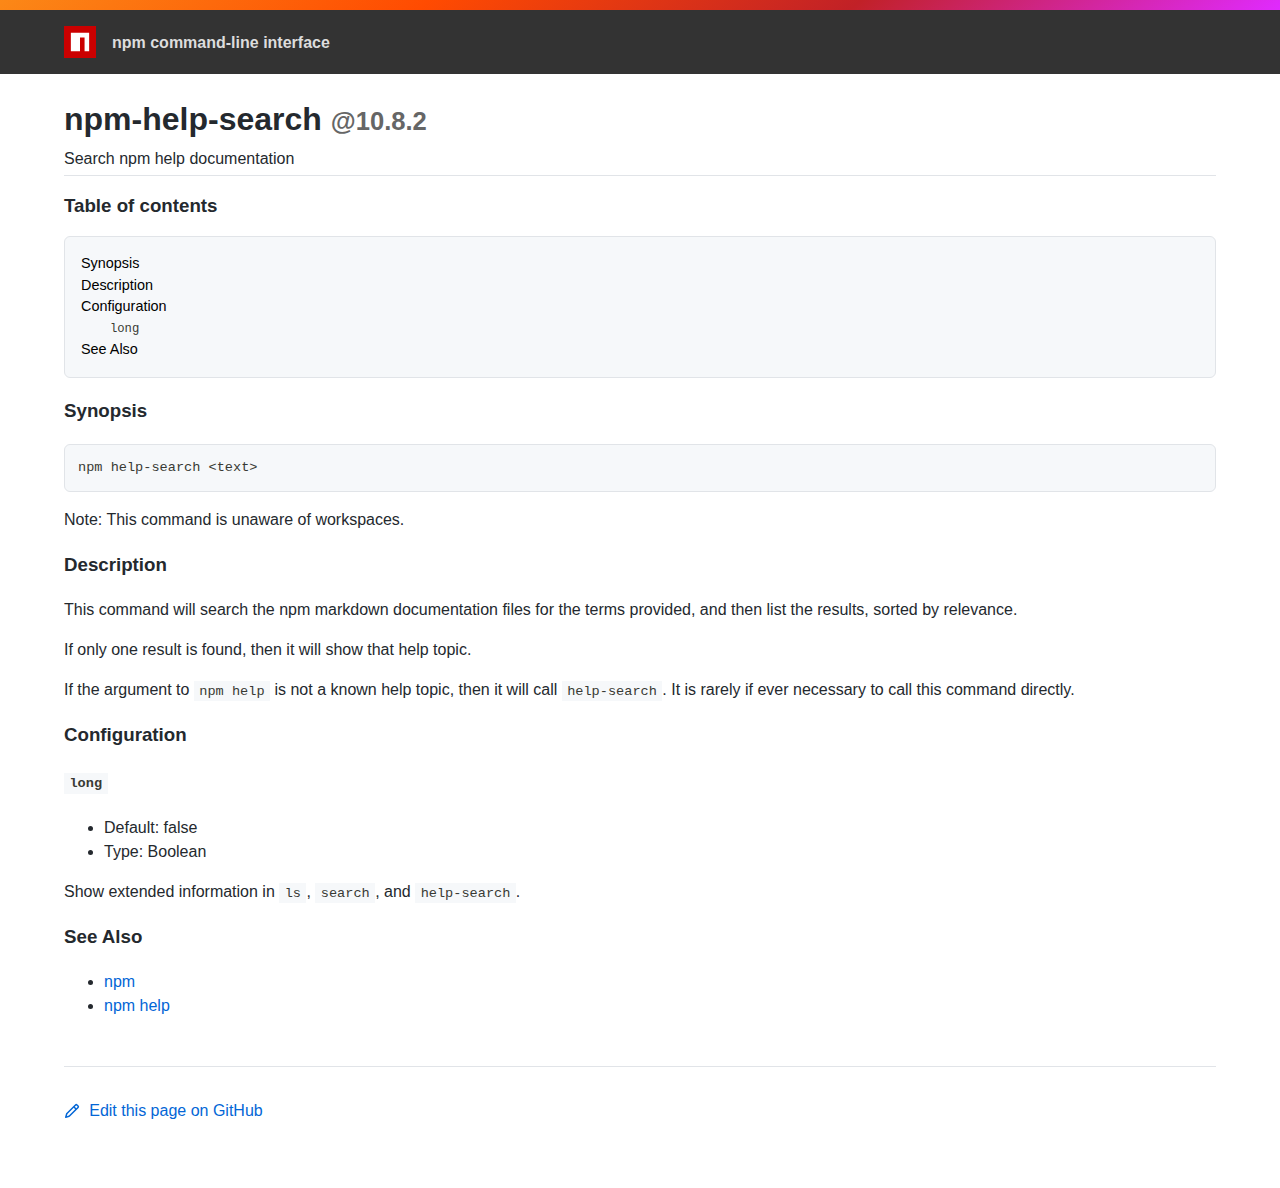
<file: node_modules/npm/docs/output/commands/npm-help-search.html>
<!DOCTYPE html><html><head>
<meta charset="utf-8">
<title>npm-help-search</title>
<style>
body {
    background-color: #ffffff;
    color: #24292e;

    margin: 0;

    line-height: 1.5;

    font-family: -apple-system, BlinkMacSystemFont, "Segoe UI", Helvetica, Arial, sans-serif, "Apple Color Emoji", "Segoe UI Emoji";
}
#rainbar {
    height: 10px;
    background-image: linear-gradient(139deg, #fb8817, #ff4b01, #c12127, #e02aff);
}

a {
    text-decoration: none;
    color: #0366d6;
}
a:hover {
    text-decoration: underline;
}

pre {
    margin: 1em 0px;
    padding: 1em;
    border: solid 1px #e1e4e8;
    border-radius: 6px;

    display: block;
    overflow: auto;

    white-space: pre;

    background-color: #f6f8fa;
    color: #393a34;
}
code {
    font-family: SFMono-Regular, Consolas, "Liberation Mono", Menlo, Courier, monospace;
    font-size: 85%;
    padding: 0.2em 0.4em;
    background-color: #f6f8fa;
    color: #393a34;
}
pre > code {
    padding: 0;
    background-color: inherit;
    color: inherit;
}
h1, h2, h3 {
    font-weight: 600;
}

#logobar {
    background-color: #333333;
    margin: 0 auto;
    padding: 1em 4em;
}
#logobar .logo {
    float: left;
}
#logobar .title {
    font-weight: 600;
    color: #dddddd;
    float: left;
    margin: 5px 0 0 1em;
}
#logobar:after {
    content: "";
    display: block;
    clear: both;
}

#content {
    margin: 0 auto;
    padding: 0 4em;
}

#table_of_contents > h2 {
    font-size: 1.17em;
}
#table_of_contents ul:first-child {
    border: solid 1px #e1e4e8;
    border-radius: 6px;
    padding: 1em;
    background-color: #f6f8fa;
    color: #393a34;
}
#table_of_contents ul {
    list-style-type: none;
    padding-left: 1.5em;
}
#table_of_contents li {
    font-size: 0.9em;
}
#table_of_contents li a {
    color: #000000;
}

header.title {
    border-bottom: solid 1px #e1e4e8;
}
header.title > h1 {
    margin-bottom: 0.25em;
}
header.title > .description {
    display: block;
    margin-bottom: 0.5em;
    line-height: 1;
}

header.title .version {
    font-size: 0.8em;
    color: #666666;
}

footer#edit {
    border-top: solid 1px #e1e4e8;
    margin: 3em 0 4em 0;
    padding-top: 2em;
}
</style>
</head>
<body>
<div id="banner">
<div id="rainbar"></div>
<div id="logobar">
<svg class="logo" role="img" height="32" width="32" viewBox="0 0 700 700">
<polygon fill="#cb0000" points="0,700 700,700 700,0 0,0"></polygon>
<polygon fill="#ffffff" points="150,550 350,550 350,250 450,250 450,550 550,550 550,150 150,150"></polygon>
</svg>
<div class="title">
npm command-line interface
</div>
</div>
</div>

<section id="content">
<header class="title">
<h1 id="----npm-help-search----1082">
    <span>npm-help-search</span>
    <span class="version">@10.8.2</span>
</h1>
<span class="description">Search npm help documentation</span>
</header>

<section id="table_of_contents">
<h2 id="table-of-contents">Table of contents</h2>
<div id="_table_of_contents"><ul><li><a href="#synopsis">Synopsis</a></li><li><a href="#description">Description</a></li><li><a href="#configuration">Configuration</a></li><ul><li><a href="#long"><code>long</code></a></li></ul><li><a href="#see-also">See Also</a></li></ul></div>
</section>

<div id="_content"><h3 id="synopsis">Synopsis</h3>
<pre><code class="language-bash">npm help-search &lt;text&gt;
</code></pre>
<p>Note: This command is unaware of workspaces.</p>
<h3 id="description">Description</h3>
<p>This command will search the npm markdown documentation files for the terms
provided, and then list the results, sorted by relevance.</p>
<p>If only one result is found, then it will show that help topic.</p>
<p>If the argument to <code>npm help</code> is not a known help topic, then it will call
<code>help-search</code>.  It is rarely if ever necessary to call this command
directly.</p>
<h3 id="configuration">Configuration</h3>
<h4 id="long"><code>long</code></h4>
<ul>
<li>Default: false</li>
<li>Type: Boolean</li>
</ul>
<p>Show extended information in <code>ls</code>, <code>search</code>, and <code>help-search</code>.</p>
<h3 id="see-also">See Also</h3>
<ul>
<li><a href="../commands/npm.html">npm</a></li>
<li><a href="../commands/npm-help.html">npm help</a></li>
</ul></div>

<footer id="edit">
<a href="https://github.com/npm/cli/edit/latest/docs/content/commands/npm-help-search.md">
<svg role="img" viewBox="0 0 16 16" width="16" height="16" fill="currentcolor" style="vertical-align: text-bottom; margin-right: 0.3em;">
<path fill-rule="evenodd" d="M11.013 1.427a1.75 1.75 0 012.474 0l1.086 1.086a1.75 1.75 0 010 2.474l-8.61 8.61c-.21.21-.47.364-.756.445l-3.251.93a.75.75 0 01-.927-.928l.929-3.25a1.75 1.75 0 01.445-.758l8.61-8.61zm1.414 1.06a.25.25 0 00-.354 0L10.811 3.75l1.439 1.44 1.263-1.263a.25.25 0 000-.354l-1.086-1.086zM11.189 6.25L9.75 4.81l-6.286 6.287a.25.25 0 00-.064.108l-.558 1.953 1.953-.558a.249.249 0 00.108-.064l6.286-6.286z"></path>
</svg>
Edit this page on GitHub
</a>
</footer>
</section>



</body></html>
</file>
